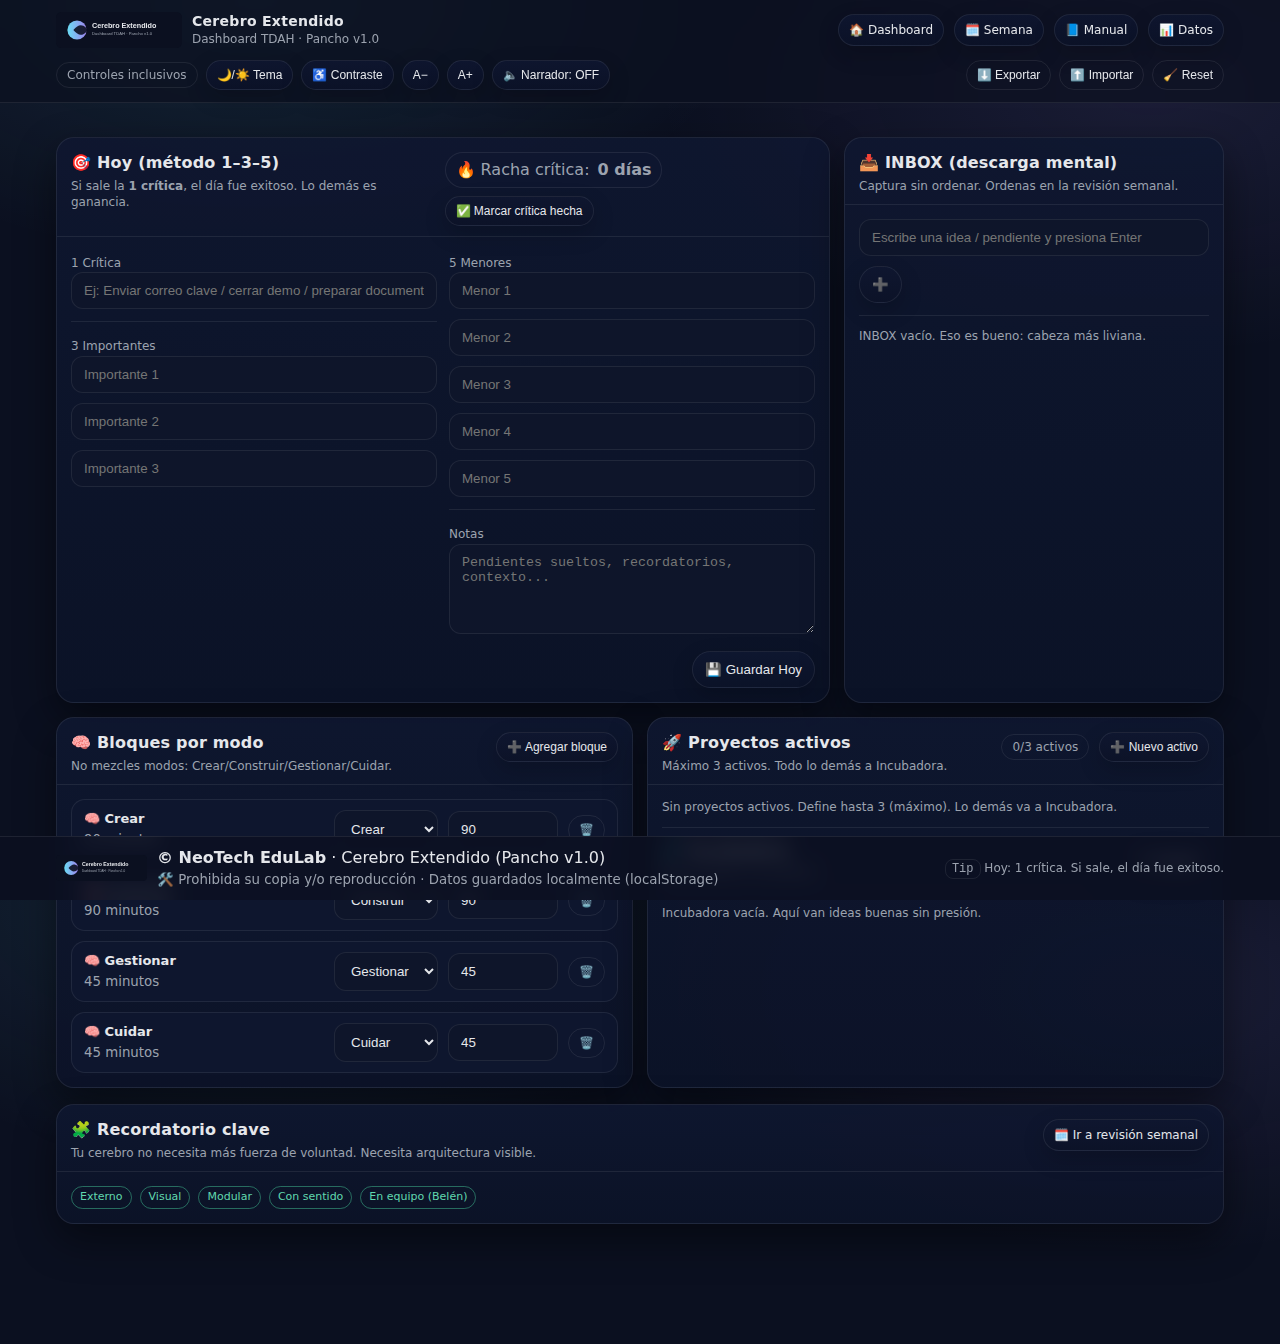
<file: index.html>
<!doctype html>
<html lang="es">
<head>
  <meta charset="utf-8">
  <meta name="viewport" content="width=device-width, initial-scale=1">
  <meta name="theme-color" content="#0b1020">
  <title>Cerebro Extendido · Pancho v1.0</title>
  <link rel="manifest" href="manifest.webmanifest">
  <link rel="icon" href="assets/icons/icon-192.png">
  <link rel="stylesheet" href="assets/css/style.css">
</head>
<body>
  <header class="topbar" role="banner">
    <div class="topbar-inner">
      <a class="brand" href="index.html" aria-label="Ir al Dashboard">
        <img src="assets/img/logo.svg" alt="Cerebro Extendido">
        <div class="title">
          <strong>Cerebro Extendido</strong>
          <span>Dashboard TDAH · Pancho v1.0</span>
        </div>
      </a>
      <nav class="nav" aria-label="Navegación principal">
        <a class="btn small" data-nav href="index.html">🏠 Dashboard</a>
        <a class="btn small" data-nav href="pages/weekly.html">🗓️ Semana</a>
        <a class="btn small" data-nav href="pages/manual.html">📘 Manual</a>
        <a class="btn small" data-nav href="pages/data.html">📊 Datos</a>
      </nav>
    </div>
    <div class="topbar-inner" style="padding-top:0; padding-bottom:12px">
      <div class="row" style="gap:8px">
        <span class="pill">Controles inclusivos</span>
        <button class="btn small" id="btnTheme" title="Tema">🌙/☀️ Tema</button>
        <button class="btn small" id="btnContrast" title="Alto contraste">♿ Contraste</button>
        <button class="btn small" id="btnFontDown" title="Disminuir tamaño de letra">A−</button>
        <button class="btn small" id="btnFontUp" title="Aumentar tamaño de letra">A+</button>
        <button class="btn small" id="btnNarrator" aria-pressed="false" title="Narrador">🔈 Narrador: OFF</button>
      </div>
      <div class="row" style="gap:8px">
        <button class="btn small ghost" id="btnExport" title="Exportar backup JSON">⬇️ Exportar</button>
        <input type="file" id="fileImport" accept="application/json" hidden>
        <button class="btn small ghost" id="btnImport" title="Importar backup JSON">⬆️ Importar</button>
        <button class="btn small ghost" id="btnReset" title="Reiniciar datos locales">🧹 Reset</button>
      </div>
    </div>
  </header>
  <main class="container" role="main">

    <section class="grid" aria-label="Resumen">
      <div class="card col-8">
        <div class="card-header">
          <div class="card-title">
            <h2>🎯 Hoy (método 1–3–5)</h2>
            <p>Si sale la <strong>1 crítica</strong>, el día fue exitoso. Lo demás es ganancia.</p>
          </div>
          <div class="tags">
            <span class="badge">🔥 Racha crítica: <strong id="streak">0 días</strong></span>
            <button class="btn small" id="criticalDone">✅ Marcar crítica hecha</button>
          </div>
        </div>
        <div class="card-body">
          <div class="cols">
            <div class="col-6">
              <label class="mini">1 Crítica</label>
              <input class="input" id="tCritical" placeholder="Ej: Enviar correo clave / cerrar demo / preparar documento">
              <div class="hr"></div>
              <label class="mini">3 Importantes</label>
              <div class="list">
                <input class="input" id="tImp1" placeholder="Importante 1">
                <input class="input" id="tImp2" placeholder="Importante 2">
                <input class="input" id="tImp3" placeholder="Importante 3">
              </div>
            </div>
            <div class="col-6">
              <label class="mini">5 Menores</label>
              <div class="list">
                <input class="input" id="tMin1" placeholder="Menor 1">
                <input class="input" id="tMin2" placeholder="Menor 2">
                <input class="input" id="tMin3" placeholder="Menor 3">
                <input class="input" id="tMin4" placeholder="Menor 4">
                <input class="input" id="tMin5" placeholder="Menor 5">
              </div>
              <div class="hr"></div>
              <label class="mini">Notas</label>
              <textarea id="tNotes" class="input" placeholder="Pendientes sueltos, recordatorios, contexto..."></textarea>
            </div>
          </div>
          <div class="row" style="margin-top:12px; justify-content:flex-end">
            <button class="btn" id="todaySave">💾 Guardar Hoy</button>
          </div>
        </div>
      </div>

      <div class="card col-4">
        <div class="card-header">
          <div class="card-title">
            <h2>📥 INBOX (descarga mental)</h2>
            <p>Captura sin ordenar. Ordenas en la revisión semanal.</p>
          </div>
        </div>
        <div class="card-body">
          <div class="row">
            <input class="input" id="inboxInput" placeholder="Escribe una idea / pendiente y presiona Enter">
            <button class="btn" id="inboxAdd">➕</button>
          </div>
          <div class="hr"></div>
          <div id="inboxList" class="list" aria-live="polite"></div>
        </div>
      </div>

      <div class="card col-6">
        <div class="card-header">
          <div class="card-title">
            <h2>🧠 Bloques por modo</h2>
            <p>No mezcles modos: Crear/Construir/Gestionar/Cuidar.</p>
          </div>
          <button class="btn small" id="blockAdd">➕ Agregar bloque</button>
        </div>
        <div class="card-body">
          <div id="blocksWrap" class="list"></div>
        </div>
      </div>

      <div class="card col-6">
        <div class="card-header">
          <div class="card-title">
            <h2>🚀 Proyectos activos</h2>
            <p>Máximo 3 activos. Todo lo demás a Incubadora.</p>
          </div>
          <div class="row">
            <span class="pill" id="projCount">0/3 activos</span>
            <button class="btn small" id="projAdd">➕ Nuevo activo</button>
          </div>
        </div>
        <div class="card-body">
          <div id="projectsWrap" class="list"></div>
          <div class="hr"></div>
          <div class="row" style="justify-content:space-between">
            <div class="card-title" style="gap:2px">
              <strong>🧪 Incubadora</strong>
              <span class="mini">Ideas buenas, sin presión.</span>
            </div>
            <button class="btn small" id="incAdd">➕ Agregar</button>
          </div>
          <div class="hr"></div>
          <div id="incWrap" class="list"></div>
        </div>
      </div>
    </section>
    <section class="grid">
      <div class="card">
        <div class="card-header">
          <div class="card-title">
            <h2>🧩 Recordatorio clave</h2>
            <p>Tu cerebro no necesita más fuerza de voluntad. Necesita arquitectura visible.</p>
          </div>
          <a class="btn small" href="pages/weekly.html">🗓️ Ir a revisión semanal</a>
        </div>
        <div class="card-body">
          <div class="tags">
            <span class="tag ok">Externo</span>
            <span class="tag ok">Visual</span>
            <span class="tag ok">Modular</span>
            <span class="tag ok">Con sentido</span>
            <span class="tag ok">En equipo (Belén)</span>
          </div>
        </div>
      </div>
    </section>

  </main>

  <footer class="footer small">
    <div class="footer-inner">
      <div class="logo">
        <img src="assets/img/logo.svg" alt="Cerebro Extendido" onerror="this.style.display='none'">
        <div>
          <div><strong>© NeoTech EduLab</strong> · Cerebro Extendido (Pancho v1.0)</div>
          <small>🛠️ Prohibida su copia y/o reproducción · Datos guardados localmente (localStorage)</small>
        </div>
      </div>
      <div class="mini">
        <span class="kbd">Tip</span> <span id="dailyTip">Arquitectura, no voluntad.</span>
      </div>
    </div>
  </footer>

  <script type="module" src="assets/js/app.js"></script>
</body>
</html>
</file>
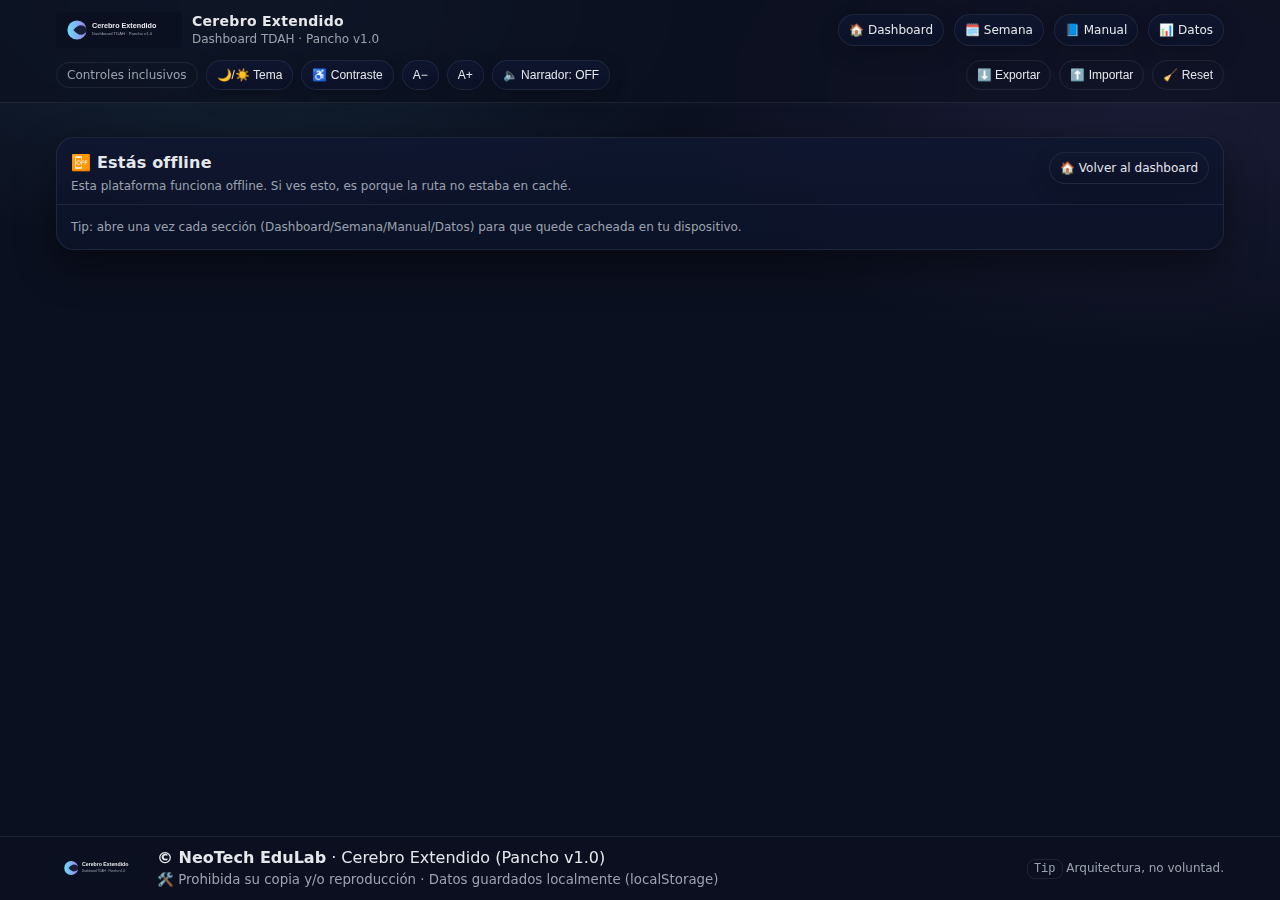
<file: offline.html>
<!doctype html>
<html lang="es">
<head>
  <meta charset="utf-8">
  <meta name="viewport" content="width=device-width, initial-scale=1">
  <meta name="theme-color" content="#0b1020">
  <title>Cerebro Extendido · Pancho v1.0</title>
  <link rel="manifest" href="manifest.webmanifest">
  <link rel="icon" href="assets/icons/icon-192.png">
  <link rel="stylesheet" href="assets/css/style.css">
</head>
<body>
  <header class="topbar" role="banner">
    <div class="topbar-inner">
      <a class="brand" href="index.html" aria-label="Ir al Dashboard">
        <img src="assets/img/logo.svg" alt="Cerebro Extendido">
        <div class="title">
          <strong>Cerebro Extendido</strong>
          <span>Dashboard TDAH · Pancho v1.0</span>
        </div>
      </a>
      <nav class="nav" aria-label="Navegación principal">
        <a class="btn small" data-nav href="index.html">🏠 Dashboard</a>
        <a class="btn small" data-nav href="pages/weekly.html">🗓️ Semana</a>
        <a class="btn small" data-nav href="pages/manual.html">📘 Manual</a>
        <a class="btn small" data-nav href="pages/data.html">📊 Datos</a>
      </nav>
    </div>
    <div class="topbar-inner" style="padding-top:0; padding-bottom:12px">
      <div class="row" style="gap:8px">
        <span class="pill">Controles inclusivos</span>
        <button class="btn small" id="btnTheme" title="Tema">🌙/☀️ Tema</button>
        <button class="btn small" id="btnContrast" title="Alto contraste">♿ Contraste</button>
        <button class="btn small" id="btnFontDown" title="Disminuir tamaño de letra">A−</button>
        <button class="btn small" id="btnFontUp" title="Aumentar tamaño de letra">A+</button>
        <button class="btn small" id="btnNarrator" aria-pressed="false" title="Narrador">🔈 Narrador: OFF</button>
      </div>
      <div class="row" style="gap:8px">
        <button class="btn small ghost" id="btnExport" title="Exportar backup JSON">⬇️ Exportar</button>
        <input type="file" id="fileImport" accept="application/json" hidden>
        <button class="btn small ghost" id="btnImport" title="Importar backup JSON">⬆️ Importar</button>
        <button class="btn small ghost" id="btnReset" title="Reiniciar datos locales">🧹 Reset</button>
      </div>
    </div>
  </header>
  <main class="container" role="main">

    <section class="grid">
      <div class="card">
        <div class="card-header">
          <div class="card-title">
            <h2>📴 Estás offline</h2>
            <p>Esta plataforma funciona offline. Si ves esto, es porque la ruta no estaba en caché.</p>
          </div>
          <a class="btn small" href="index.html">🏠 Volver al dashboard</a>
        </div>
        <div class="card-body">
          <div class="mini">Tip: abre una vez cada sección (Dashboard/Semana/Manual/Datos) para que quede cacheada en tu dispositivo.</div>
        </div>
      </div>
    </section>

  </main>

  <footer class="footer small">
    <div class="footer-inner">
      <div class="logo">
        <img src="assets/img/logo.svg" alt="Cerebro Extendido" onerror="this.style.display='none'">
        <div>
          <div><strong>© NeoTech EduLab</strong> · Cerebro Extendido (Pancho v1.0)</div>
          <small>🛠️ Prohibida su copia y/o reproducción · Datos guardados localmente (localStorage)</small>
        </div>
      </div>
      <div class="mini">
        <span class="kbd">Tip</span> <span id="dailyTip">Arquitectura, no voluntad.</span>
      </div>
    </div>
  </footer>

  <script type="module" src="assets/js/ui.js"></script>
</body>
</html>
</file>
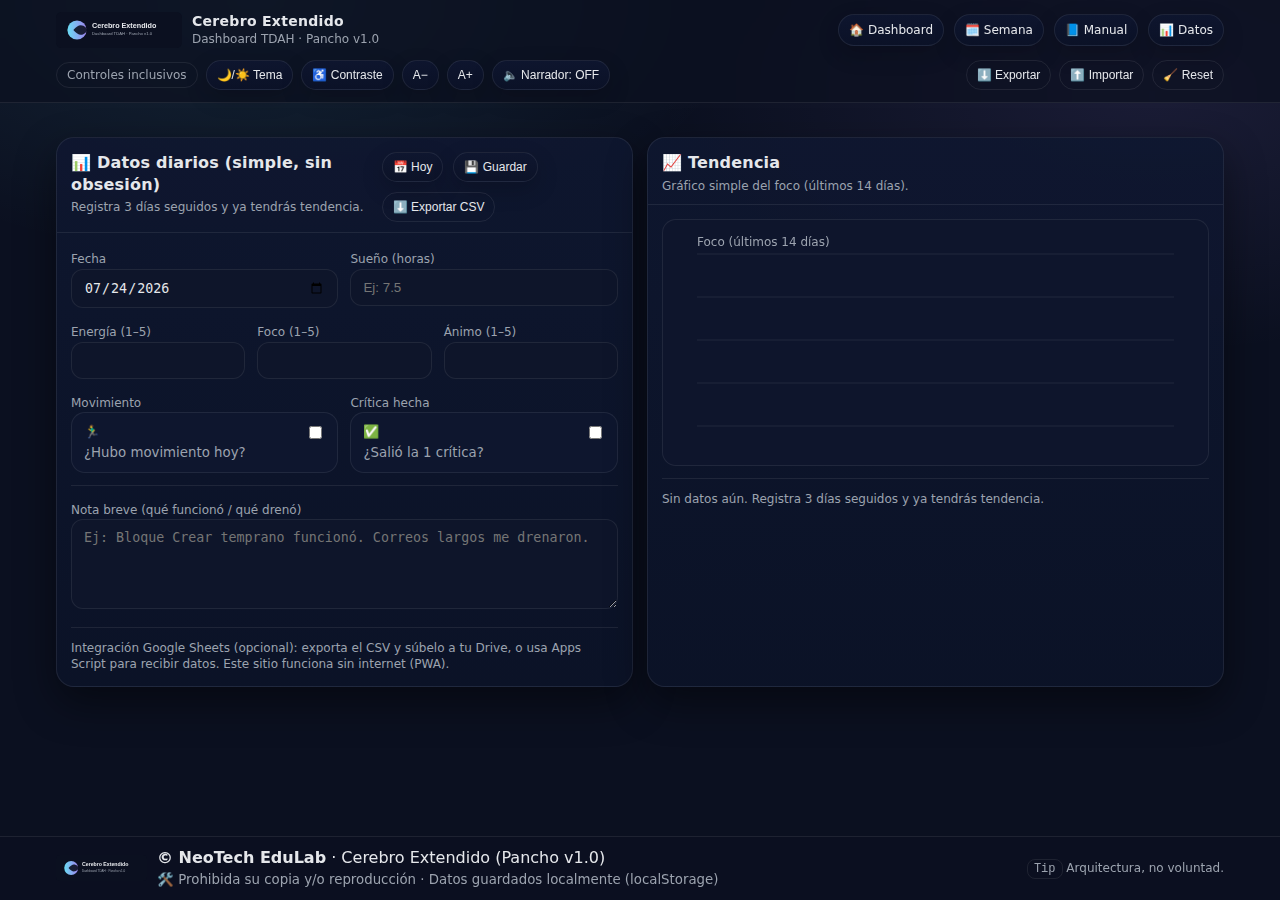
<file: pages/data.html>
<!doctype html>
<html lang="es">
<head>
  <meta charset="utf-8">
  <meta name="viewport" content="width=device-width, initial-scale=1">
  <meta name="theme-color" content="#0b1020">
  <title>Cerebro Extendido · Pancho v1.0</title>
  <link rel="manifest" href="../manifest.webmanifest">
  <link rel="icon" href="../assets/icons/icon-192.png">
  <link rel="stylesheet" href="../assets/css/style.css">
</head>
<body>
  <header class="topbar" role="banner">
    <div class="topbar-inner">
      <a class="brand" href="../index.html" aria-label="Ir al Dashboard">
        <img src="../assets/img/logo.svg" alt="Cerebro Extendido">
        <div class="title">
          <strong>Cerebro Extendido</strong>
          <span>Dashboard TDAH · Pancho v1.0</span>
        </div>
      </a>
      <nav class="nav" aria-label="Navegación principal">
        <a class="btn small" data-nav href="../index.html">🏠 Dashboard</a>
        <a class="btn small" data-nav href="./weekly.html">🗓️ Semana</a>
        <a class="btn small" data-nav href="./manual.html">📘 Manual</a>
        <a class="btn small" data-nav href="./data.html">📊 Datos</a>
      </nav>
    </div>
    <div class="topbar-inner" style="padding-top:0; padding-bottom:12px">
      <div class="row" style="gap:8px">
        <span class="pill">Controles inclusivos</span>
        <button class="btn small" id="btnTheme" title="Tema">🌙/☀️ Tema</button>
        <button class="btn small" id="btnContrast" title="Alto contraste">♿ Contraste</button>
        <button class="btn small" id="btnFontDown" title="Disminuir tamaño de letra">A−</button>
        <button class="btn small" id="btnFontUp" title="Aumentar tamaño de letra">A+</button>
        <button class="btn small" id="btnNarrator" aria-pressed="false" title="Narrador">🔈 Narrador: OFF</button>
      </div>
      <div class="row" style="gap:8px">
        <button class="btn small ghost" id="btnExport" title="Exportar backup JSON">⬇️ Exportar</button>
        <input type="file" id="fileImport" accept="application/json" hidden>
        <button class="btn small ghost" id="btnImport" title="Importar backup JSON">⬆️ Importar</button>
        <button class="btn small ghost" id="btnReset" title="Reiniciar datos locales">🧹 Reset</button>
      </div>
    </div>
  </header>
  <main class="container" role="main">

    <section class="grid">
      <div class="card col-6">
        <div class="card-header">
          <div class="card-title">
            <h2>📊 Datos diarios (simple, sin obsesión)</h2>
            <p>Registra 3 días seguidos y ya tendrás tendencia.</p>
          </div>
          <div class="row">
            <button class="btn small" id="mQuickToday">📅 Hoy</button>
            <button class="btn small" id="mSave">💾 Guardar</button>
            <button class="btn small ghost" id="mExportCsv">⬇️ Exportar CSV</button>
          </div>
        </div>
        <div class="card-body">
          <div class="cols">
            <div class="col-6">
              <label class="mini">Fecha</label>
              <input class="input" id="mDate" type="date">
            </div>
            <div class="col-6">
              <label class="mini">Sueño (horas)</label>
              <input class="input" id="mSleep" type="number" step="0.5" min="0" max="14" placeholder="Ej: 7.5">
            </div>
            <div class="col-4">
              <label class="mini">Energía (1–5)</label>
              <input class="input" id="mEnergy" type="number" min="1" max="5">
            </div>
            <div class="col-4">
              <label class="mini">Foco (1–5)</label>
              <input class="input" id="mFocus" type="number" min="1" max="5">
            </div>
            <div class="col-4">
              <label class="mini">Ánimo (1–5)</label>
              <input class="input" id="mMood" type="number" min="1" max="5">
            </div>
            <div class="col-6">
              <label class="mini">Movimiento</label>
              <div class="item"><div><strong>🏃‍♂️</strong><small>¿Hubo movimiento hoy?</small></div><div><input id="mMove" type="checkbox" aria-label="Movimiento"></div></div>
            </div>
            <div class="col-6">
              <label class="mini">Crítica hecha</label>
              <div class="item"><div><strong>✅</strong><small>¿Salió la 1 crítica?</small></div><div><input id="mCritical" type="checkbox" aria-label="Crítica"></div></div>
            </div>
          </div>
          <div class="hr"></div>
          <label class="mini">Nota breve (qué funcionó / qué drenó)</label>
          <textarea class="input" id="mNote" placeholder="Ej: Bloque Crear temprano funcionó. Correos largos me drenaron."></textarea>

          <div class="hr"></div>
          <div class="mini">
            Integración Google Sheets (opcional): exporta el CSV y súbelo a tu Drive, o usa Apps Script para recibir datos. Este sitio funciona sin internet (PWA).
          </div>
        </div>
      </div>

      <div class="card col-6">
        <div class="card-header">
          <div class="card-title">
            <h2>📈 Tendencia</h2>
            <p>Gráfico simple del foco (últimos 14 días).</p>
          </div>
        </div>
        <div class="card-body">
          <div class="canvas-wrap">
            <canvas id="chart" style="width:100%; height:220px"></canvas>
          </div>
          <div class="hr"></div>
          <div id="table" class="list"></div>
        </div>
      </div>
    </section>

  </main>

  <footer class="footer small">
    <div class="footer-inner">
      <div class="logo">
        <img src="../assets/img/logo.svg" alt="Cerebro Extendido" onerror="this.style.display='none'">
        <div>
          <div><strong>© NeoTech EduLab</strong> · Cerebro Extendido (Pancho v1.0)</div>
          <small>🛠️ Prohibida su copia y/o reproducción · Datos guardados localmente (localStorage)</small>
        </div>
      </div>
      <div class="mini">
        <span class="kbd">Tip</span> <span id="dailyTip">Arquitectura, no voluntad.</span>
      </div>
    </div>
  </footer>

  <script type="module" src="../assets/js/data.js"></script>
</body>
</html>
</file>
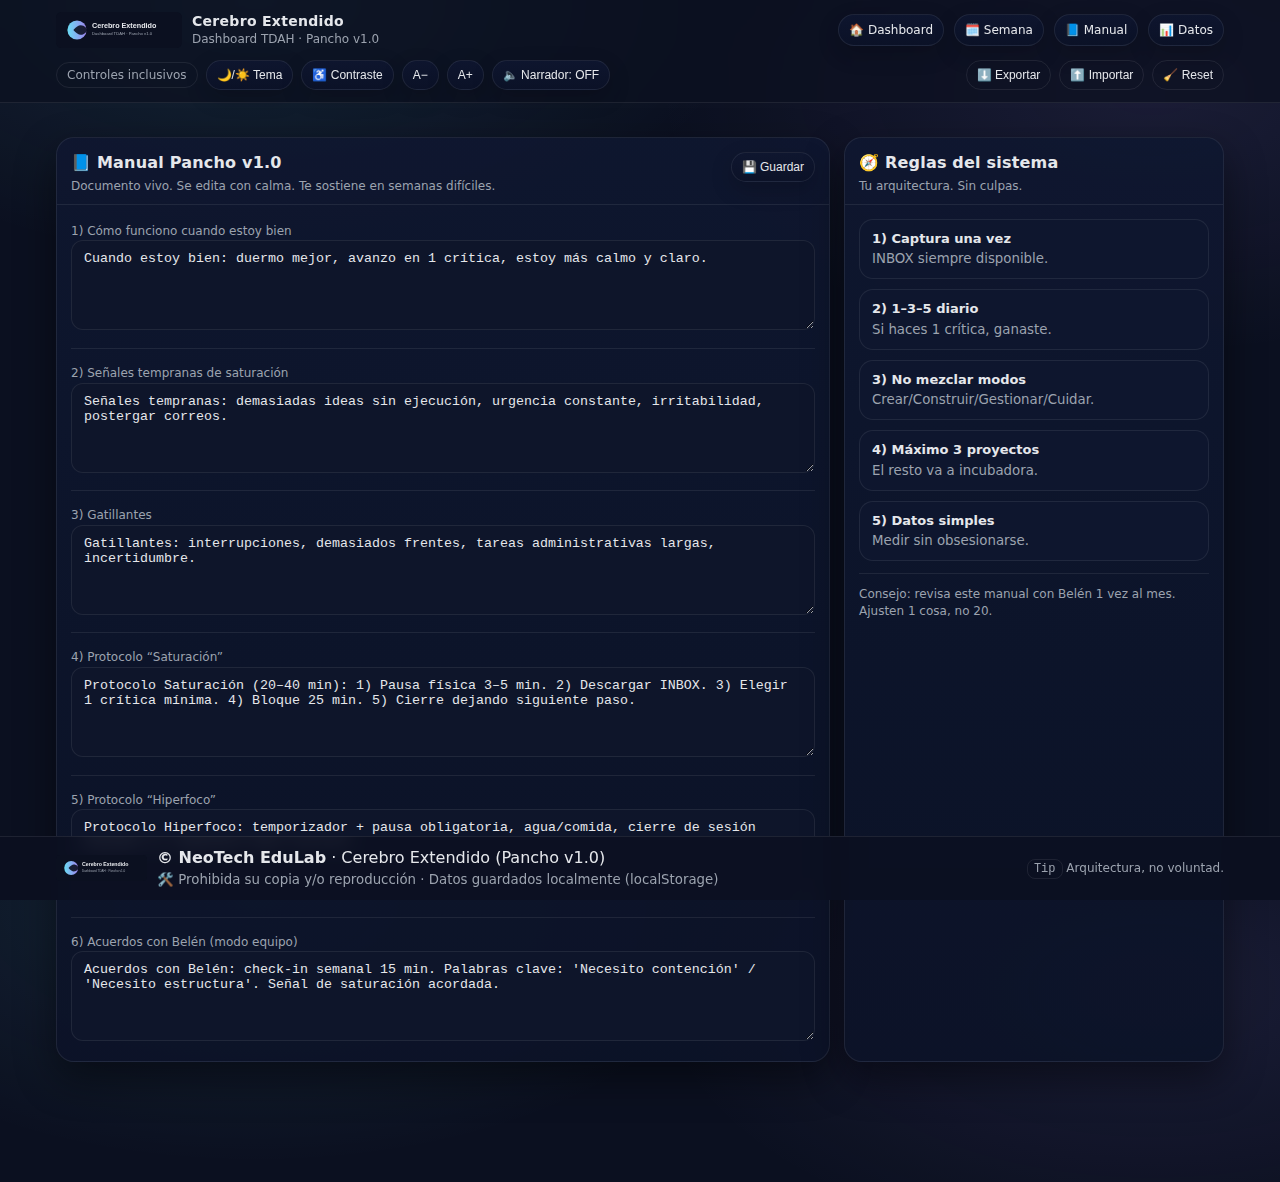
<file: pages/manual.html>
<!doctype html>
<html lang="es">
<head>
  <meta charset="utf-8">
  <meta name="viewport" content="width=device-width, initial-scale=1">
  <meta name="theme-color" content="#0b1020">
  <title>Cerebro Extendido · Pancho v1.0</title>
  <link rel="manifest" href="../manifest.webmanifest">
  <link rel="icon" href="../assets/icons/icon-192.png">
  <link rel="stylesheet" href="../assets/css/style.css">
</head>
<body>
  <header class="topbar" role="banner">
    <div class="topbar-inner">
      <a class="brand" href="../index.html" aria-label="Ir al Dashboard">
        <img src="../assets/img/logo.svg" alt="Cerebro Extendido">
        <div class="title">
          <strong>Cerebro Extendido</strong>
          <span>Dashboard TDAH · Pancho v1.0</span>
        </div>
      </a>
      <nav class="nav" aria-label="Navegación principal">
        <a class="btn small" data-nav href="../index.html">🏠 Dashboard</a>
        <a class="btn small" data-nav href="./weekly.html">🗓️ Semana</a>
        <a class="btn small" data-nav href="./manual.html">📘 Manual</a>
        <a class="btn small" data-nav href="./data.html">📊 Datos</a>
      </nav>
    </div>
    <div class="topbar-inner" style="padding-top:0; padding-bottom:12px">
      <div class="row" style="gap:8px">
        <span class="pill">Controles inclusivos</span>
        <button class="btn small" id="btnTheme" title="Tema">🌙/☀️ Tema</button>
        <button class="btn small" id="btnContrast" title="Alto contraste">♿ Contraste</button>
        <button class="btn small" id="btnFontDown" title="Disminuir tamaño de letra">A−</button>
        <button class="btn small" id="btnFontUp" title="Aumentar tamaño de letra">A+</button>
        <button class="btn small" id="btnNarrator" aria-pressed="false" title="Narrador">🔈 Narrador: OFF</button>
      </div>
      <div class="row" style="gap:8px">
        <button class="btn small ghost" id="btnExport" title="Exportar backup JSON">⬇️ Exportar</button>
        <input type="file" id="fileImport" accept="application/json" hidden>
        <button class="btn small ghost" id="btnImport" title="Importar backup JSON">⬆️ Importar</button>
        <button class="btn small ghost" id="btnReset" title="Reiniciar datos locales">🧹 Reset</button>
      </div>
    </div>
  </header>
  <main class="container" role="main">

    <section class="grid">
      <div class="card col-8">
        <div class="card-header">
          <div class="card-title">
            <h2>📘 Manual Pancho v1.0</h2>
            <p>Documento vivo. Se edita con calma. Te sostiene en semanas difíciles.</p>
          </div>
          <button class="btn small" id="saveManual">💾 Guardar</button>
        </div>
        <div class="card-body">
          <label class="mini">1) Cómo funciono cuando estoy bien</label>
          <textarea class="input" id="good"></textarea>

          <div class="hr"></div>

          <label class="mini">2) Señales tempranas de saturación</label>
          <textarea class="input" id="early"></textarea>

          <div class="hr"></div>

          <label class="mini">3) Gatillantes</label>
          <textarea class="input" id="triggers"></textarea>

          <div class="hr"></div>

          <label class="mini">4) Protocolo “Saturación”</label>
          <textarea class="input" id="sat"></textarea>

          <div class="hr"></div>

          <label class="mini">5) Protocolo “Hiperfoco”</label>
          <textarea class="input" id="hyper"></textarea>

          <div class="hr"></div>

          <label class="mini">6) Acuerdos con Belén (modo equipo)</label>
          <textarea class="input" id="agreements"></textarea>
        </div>
      </div>

      <div class="card col-4">
        <div class="card-header">
          <div class="card-title">
            <h2>🧭 Reglas del sistema</h2>
            <p>Tu arquitectura. Sin culpas.</p>
          </div>
        </div>
        <div class="card-body">
          <div class="list">
            <div class="item"><div><strong>1) Captura una vez</strong><small>INBOX siempre disponible.</small></div></div>
            <div class="item"><div><strong>2) 1–3–5 diario</strong><small>Si haces 1 crítica, ganaste.</small></div></div>
            <div class="item"><div><strong>3) No mezclar modos</strong><small>Crear/Construir/Gestionar/Cuidar.</small></div></div>
            <div class="item"><div><strong>4) Máximo 3 proyectos</strong><small>El resto va a incubadora.</small></div></div>
            <div class="item"><div><strong>5) Datos simples</strong><small>Medir sin obsesionarse.</small></div></div>
          </div>
          <div class="hr"></div>
          <div class="mini">
            Consejo: revisa este manual con Belén 1 vez al mes. Ajusten 1 cosa, no 20.
          </div>
        </div>
      </div>
    </section>

  </main>

  <footer class="footer small">
    <div class="footer-inner">
      <div class="logo">
        <img src="../assets/img/logo.svg" alt="Cerebro Extendido" onerror="this.style.display='none'">
        <div>
          <div><strong>© NeoTech EduLab</strong> · Cerebro Extendido (Pancho v1.0)</div>
          <small>🛠️ Prohibida su copia y/o reproducción · Datos guardados localmente (localStorage)</small>
        </div>
      </div>
      <div class="mini">
        <span class="kbd">Tip</span> <span id="dailyTip">Arquitectura, no voluntad.</span>
      </div>
    </div>
  </footer>

  <script type="module" src="../assets/js/manual.js"></script>
</body>
</html>
</file>
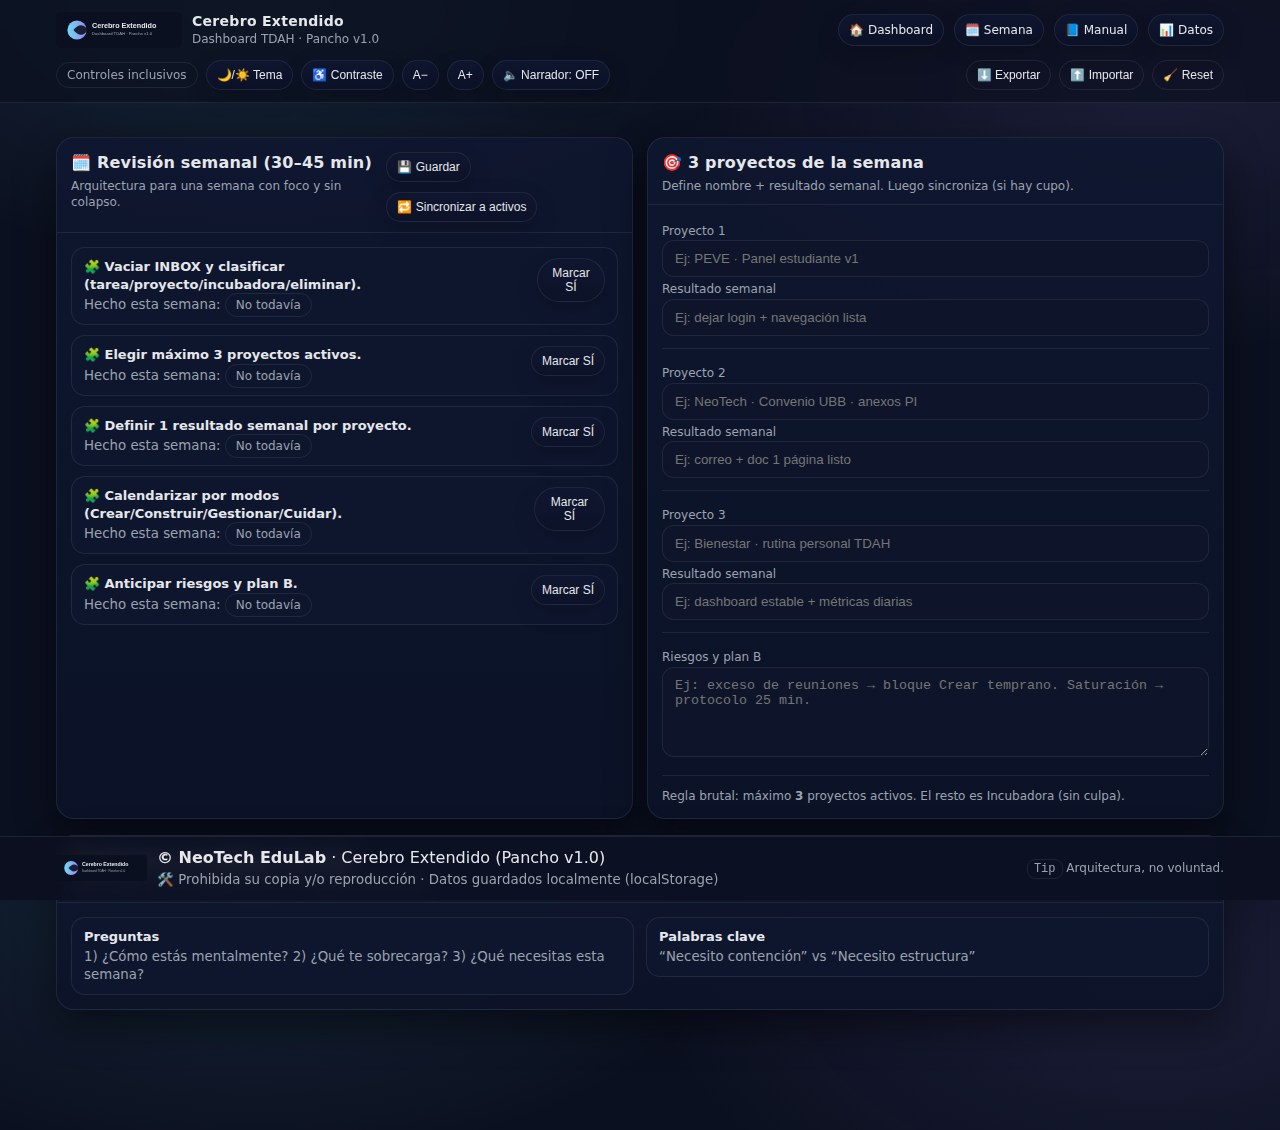
<file: pages/weekly.html>
<!doctype html>
<html lang="es">
<head>
  <meta charset="utf-8">
  <meta name="viewport" content="width=device-width, initial-scale=1">
  <meta name="theme-color" content="#0b1020">
  <title>Cerebro Extendido · Pancho v1.0</title>
  <link rel="manifest" href="../manifest.webmanifest">
  <link rel="icon" href="../assets/icons/icon-192.png">
  <link rel="stylesheet" href="../assets/css/style.css">
</head>
<body>
  <header class="topbar" role="banner">
    <div class="topbar-inner">
      <a class="brand" href="../index.html" aria-label="Ir al Dashboard">
        <img src="../assets/img/logo.svg" alt="Cerebro Extendido">
        <div class="title">
          <strong>Cerebro Extendido</strong>
          <span>Dashboard TDAH · Pancho v1.0</span>
        </div>
      </a>
      <nav class="nav" aria-label="Navegación principal">
        <a class="btn small" data-nav href="../index.html">🏠 Dashboard</a>
        <a class="btn small" data-nav href="./weekly.html">🗓️ Semana</a>
        <a class="btn small" data-nav href="./manual.html">📘 Manual</a>
        <a class="btn small" data-nav href="./data.html">📊 Datos</a>
      </nav>
    </div>
    <div class="topbar-inner" style="padding-top:0; padding-bottom:12px">
      <div class="row" style="gap:8px">
        <span class="pill">Controles inclusivos</span>
        <button class="btn small" id="btnTheme" title="Tema">🌙/☀️ Tema</button>
        <button class="btn small" id="btnContrast" title="Alto contraste">♿ Contraste</button>
        <button class="btn small" id="btnFontDown" title="Disminuir tamaño de letra">A−</button>
        <button class="btn small" id="btnFontUp" title="Aumentar tamaño de letra">A+</button>
        <button class="btn small" id="btnNarrator" aria-pressed="false" title="Narrador">🔈 Narrador: OFF</button>
      </div>
      <div class="row" style="gap:8px">
        <button class="btn small ghost" id="btnExport" title="Exportar backup JSON">⬇️ Exportar</button>
        <input type="file" id="fileImport" accept="application/json" hidden>
        <button class="btn small ghost" id="btnImport" title="Importar backup JSON">⬆️ Importar</button>
        <button class="btn small ghost" id="btnReset" title="Reiniciar datos locales">🧹 Reset</button>
      </div>
    </div>
  </header>
  <main class="container" role="main">

    <section class="grid">
      <div class="card col-6">
        <div class="card-header">
          <div class="card-title">
            <h2>🗓️ Revisión semanal (30–45 min)</h2>
            <p>Arquitectura para una semana con foco y sin colapso.</p>
          </div>
          <div class="row">
            <button class="btn small" id="btnSaveWeekly">💾 Guardar</button>
            <button class="btn small" id="btnApplyProjects">🔁 Sincronizar a activos</button>
          </div>
        </div>
        <div class="card-body">
          <div id="checklist" class="list"></div>
        </div>
      </div>

      <div class="card col-6">
        <div class="card-header">
          <div class="card-title">
            <h2>🎯 3 proyectos de la semana</h2>
            <p>Define nombre + resultado semanal. Luego sincroniza (si hay cupo).</p>
          </div>
        </div>
        <div class="card-body">
          <label class="mini">Proyecto 1</label>
          <input class="input" id="p1" placeholder="Ej: PEVE · Panel estudiante v1">
          <label class="mini" style="margin-top:8px">Resultado semanal</label>
          <input class="input" id="r1" placeholder="Ej: dejar login + navegación lista">

          <div class="hr"></div>

          <label class="mini">Proyecto 2</label>
          <input class="input" id="p2" placeholder="Ej: NeoTech · Convenio UBB · anexos PI">
          <label class="mini" style="margin-top:8px">Resultado semanal</label>
          <input class="input" id="r2" placeholder="Ej: correo + doc 1 página listo">

          <div class="hr"></div>

          <label class="mini">Proyecto 3</label>
          <input class="input" id="p3" placeholder="Ej: Bienestar · rutina personal TDAH">
          <label class="mini" style="margin-top:8px">Resultado semanal</label>
          <input class="input" id="r3" placeholder="Ej: dashboard estable + métricas diarias">

          <div class="hr"></div>

          <label class="mini">Riesgos y plan B</label>
          <textarea class="input" id="risks" placeholder="Ej: exceso de reuniones → bloque Crear temprano. Saturación → protocolo 25 min."></textarea>

          <div class="hr"></div>

          <div class="mini">
            Regla brutal: máximo <strong>3</strong> proyectos activos. El resto es Incubadora (sin culpa).
          </div>
        </div>
      </div>
    </section>

    <section class="grid">
      <div class="card">
        <div class="card-header">
          <div class="card-title">
            <h2>🤝 Check-in con Belén (15 min)</h2>
            <p>Modo equipo: no es dependencia, es inteligencia relacional.</p>
          </div>
        </div>
        <div class="card-body">
          <div class="cols">
            <div class="col-6">
              <div class="item">
                <div>
                  <strong>Preguntas</strong>
                  <small>1) ¿Cómo estás mentalmente? 2) ¿Qué te sobrecarga? 3) ¿Qué necesitas esta semana?</small>
                </div>
              </div>
            </div>
            <div class="col-6">
              <div class="item">
                <div>
                  <strong>Palabras clave</strong>
                  <small>“Necesito contención” vs “Necesito estructura”</small>
                </div>
              </div>
            </div>
          </div>
        </div>
      </div>
    </section>

  </main>

  <footer class="footer small">
    <div class="footer-inner">
      <div class="logo">
        <img src="../assets/img/logo.svg" alt="Cerebro Extendido" onerror="this.style.display='none'">
        <div>
          <div><strong>© NeoTech EduLab</strong> · Cerebro Extendido (Pancho v1.0)</div>
          <small>🛠️ Prohibida su copia y/o reproducción · Datos guardados localmente (localStorage)</small>
        </div>
      </div>
      <div class="mini">
        <span class="kbd">Tip</span> <span id="dailyTip">Arquitectura, no voluntad.</span>
      </div>
    </div>
  </footer>

  <script type="module" src="../assets/js/weekly.js"></script>
</body>
</html>
</file>
<file: assets/css/style.css>
:root{
  --bg:#0b1020;
  --panel:#0f1730;
  --panel2:#0c1328;
  --text:#e5e7eb;
  --muted:#9ca3af;
  --line:rgba(255,255,255,.08);
  --accent:#6ee7ff;
  --accent2:#a78bfa;
  --danger:#fb7185;
  --ok:#34d399;
  --warn:#fbbf24;
  --shadow: 0 16px 40px rgba(0,0,0,.45);
  --radius: 18px;
  --fontScale: 1;
}
[data-theme="light"]{
  --bg:#f7fafc;
  --panel:#ffffff;
  --panel2:#ffffff;
  --text:#111827;
  --muted:#4b5563;
  --line:rgba(17,24,39,.10);
  --shadow: 0 14px 30px rgba(17,24,39,.10);
}
[data-contrast="high"]{
  --line: rgba(255,255,255,.25);
}
*{box-sizing:border-box}
html,body{height:100%}
body{
  margin:0;
  font-family: system-ui,-apple-system,Segoe UI,Roboto,Arial,Helvetica,sans-serif;
  background: radial-gradient(900px 480px at 20% 0%, rgba(110,231,255,.10), transparent 55%),
              radial-gradient(900px 480px at 90% 10%, rgba(167,139,250,.10), transparent 55%),
              var(--bg);
  color:var(--text);
  font-size: calc(16px * var(--fontScale));
  line-height:1.35;
}
a{color:inherit; text-decoration:none}
.container{max-width:1200px; margin:0 auto; padding: 18px 16px 120px}
.topbar{
  position: sticky; top:0; z-index:50;
  backdrop-filter: blur(10px);
  background: color-mix(in srgb, var(--bg) 70%, transparent);
  border-bottom: 1px solid var(--line);
}
.topbar-inner{
  max-width:1200px; margin:0 auto;
  padding: 12px 16px;
  display:flex; align-items:center; justify-content:space-between; gap:12px;
}
.brand{display:flex; align-items:center; gap:10px}
.brand img{height:36px; width:auto}
.brand .title{display:flex; flex-direction:column}
.brand .title strong{font-size:14px; letter-spacing:.3px}
.brand .title span{font-size:12px; color:var(--muted)}
.nav{
  display:flex; gap:10px; flex-wrap:wrap; justify-content:flex-end;
}
.btn{
  display:inline-flex; align-items:center; gap:8px;
  padding:10px 12px;
  border:1px solid var(--line);
  background: linear-gradient(180deg, color-mix(in srgb, var(--panel) 92%, transparent), color-mix(in srgb, var(--panel2) 92%, transparent));
  color:var(--text);
  border-radius: 999px;
  box-shadow: 0 8px 22px rgba(0,0,0,.18);
  cursor:pointer;
  user-select:none;
  transition: transform .12s ease, border-color .12s ease, filter .12s ease;
}
.btn:hover{transform: translateY(-1px); border-color: color-mix(in srgb, var(--accent) 35%, var(--line))}
.btn:active{transform: translateY(0px) scale(.99); filter: brightness(.98)}
.btn.small{padding:7px 10px; font-size:12px}
.btn.ghost{background:transparent; box-shadow:none}
.pill{border-radius:999px; padding:4px 10px; border:1px solid var(--line); color:var(--muted); font-size:12px}
.grid{
  display:grid;
  grid-template-columns: repeat(12, 1fr);
  gap:14px;
  margin-top: 16px;
}
.card{
  grid-column: span 12;
  background: linear-gradient(180deg, color-mix(in srgb, var(--panel) 92%, transparent), color-mix(in srgb, var(--panel2) 92%, transparent));
  border:1px solid var(--line);
  border-radius: var(--radius);
  box-shadow: var(--shadow);
  overflow:hidden;
}
.card-header{
  padding: 14px 14px 10px;
  display:flex; align-items:flex-start; justify-content:space-between; gap:10px;
  border-bottom: 1px solid var(--line);
}
.card-title{display:flex; flex-direction:column; gap:4px}
.card-title h2{margin:0; font-size:16px; letter-spacing:.2px}
.card-title p{margin:0; font-size:12px; color:var(--muted)}
.card-body{padding: 14px}
.row{display:flex; gap:10px; flex-wrap:wrap; align-items:center}
.input, textarea, select{
  width:100%;
  padding: 10px 12px;
  border-radius: 12px;
  border: 1px solid var(--line);
  background: color-mix(in srgb, var(--bg) 35%, var(--panel));
  color: var(--text);
  outline:none;
}
textarea{min-height:90px; resize:vertical}
.kbd{
  font-family: ui-monospace, SFMono-Regular, Menlo, Monaco, Consolas, "Liberation Mono", monospace;
  font-size: 12px;
  padding: 2px 6px;
  border:1px solid var(--line);
  border-radius: 8px;
  color:var(--muted);
}
.list{display:flex; flex-direction:column; gap:10px}
.item{
  border:1px solid var(--line);
  border-radius: 14px;
  padding: 10px 12px;
  background: color-mix(in srgb, var(--panel) 85%, var(--bg));
  display:flex; align-items:flex-start; justify-content:space-between; gap:10px;
}
.item strong{display:block; font-size:13px}
.item small{display:block; color:var(--muted); margin-top:3px}
.tags{display:flex; gap:8px; flex-wrap:wrap}
.tag{
  font-size:11px;
  padding:3px 8px;
  border:1px solid var(--line);
  border-radius:999px;
  color: var(--muted);
}
.tag.ok{border-color: color-mix(in srgb, var(--ok) 40%, var(--line)); color: color-mix(in srgb, var(--ok) 75%, var(--text))}
.tag.warn{border-color: color-mix(in srgb, var(--warn) 40%, var(--line)); color: color-mix(in srgb, var(--warn) 75%, var(--text))}
.tag.danger{border-color: color-mix(in srgb, var(--danger) 40%, var(--line)); color: color-mix(in srgb, var(--danger) 75%, var(--text))}
.cols{display:grid; grid-template-columns: 1fr; gap:12px}
@media (min-width: 900px){
  .col-6{grid-column: span 6}
  .col-4{grid-column: span 4}
  .col-8{grid-column: span 8}
  .cols{grid-template-columns: repeat(12, 1fr)}
}
.footer{
  position: fixed; left:0; right:0; bottom:0;
  border-top: 1px solid var(--line);
  background: color-mix(in srgb, var(--bg) 78%, transparent);
  backdrop-filter: blur(10px);
}
.footer-inner{
  max-width:1200px; margin:0 auto;
  padding: 10px 16px;
  display:flex; align-items:center; justify-content:space-between; gap:12px; flex-wrap:wrap;
}
.footer .logo{display:flex; align-items:center; gap:10px}
.footer .logo img{height:26px}
.footer small{color:var(--muted)}
.hr{height:1px; background: var(--line); margin:12px 0}
.mini{font-size:12px; color:var(--muted)}
.badge{
  display:inline-flex; align-items:center; gap:8px;
  padding: 6px 10px;
  border:1px solid var(--line);
  border-radius: 999px;
  background: color-mix(in srgb, var(--panel) 80%, transparent);
  color: var(--muted);
}
.canvas-wrap{
  border:1px solid var(--line);
  border-radius: 14px;
  padding: 10px;
  background: color-mix(in srgb, var(--panel) 75%, var(--bg));
}
</file>
